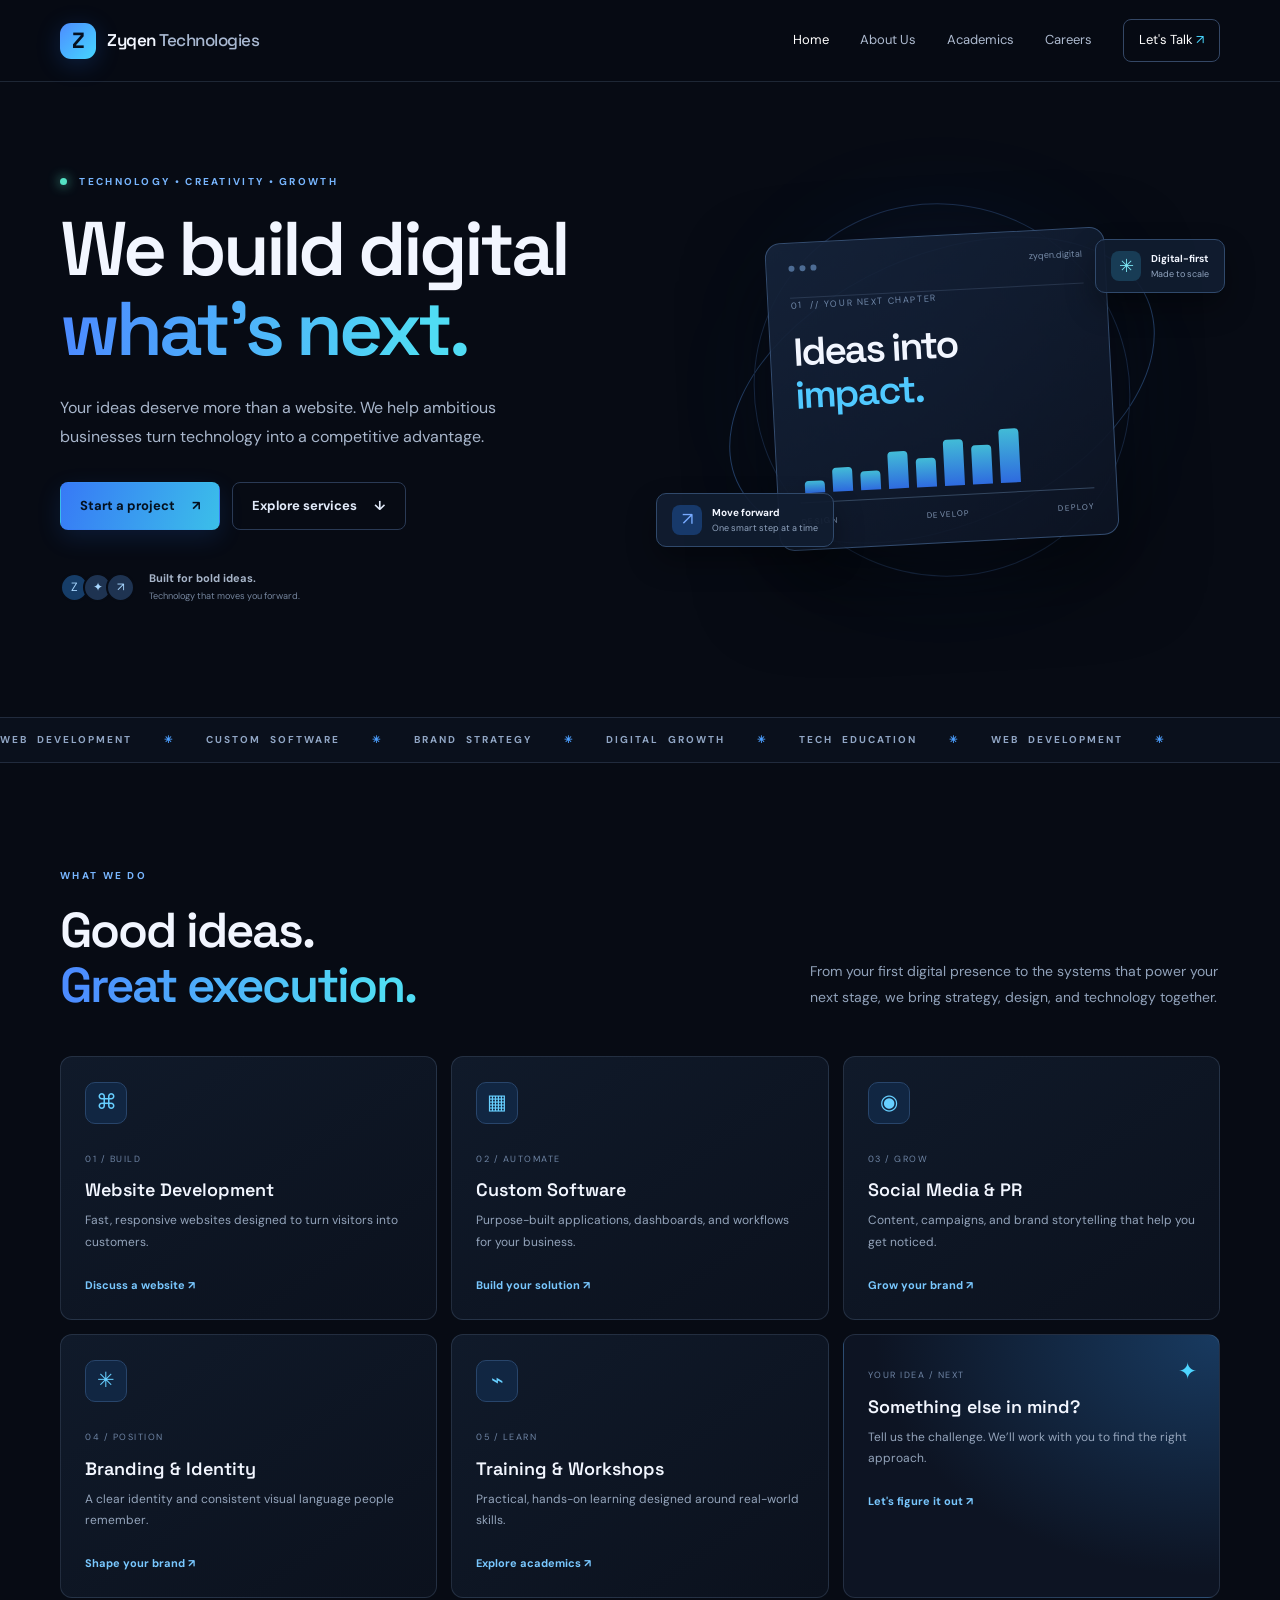
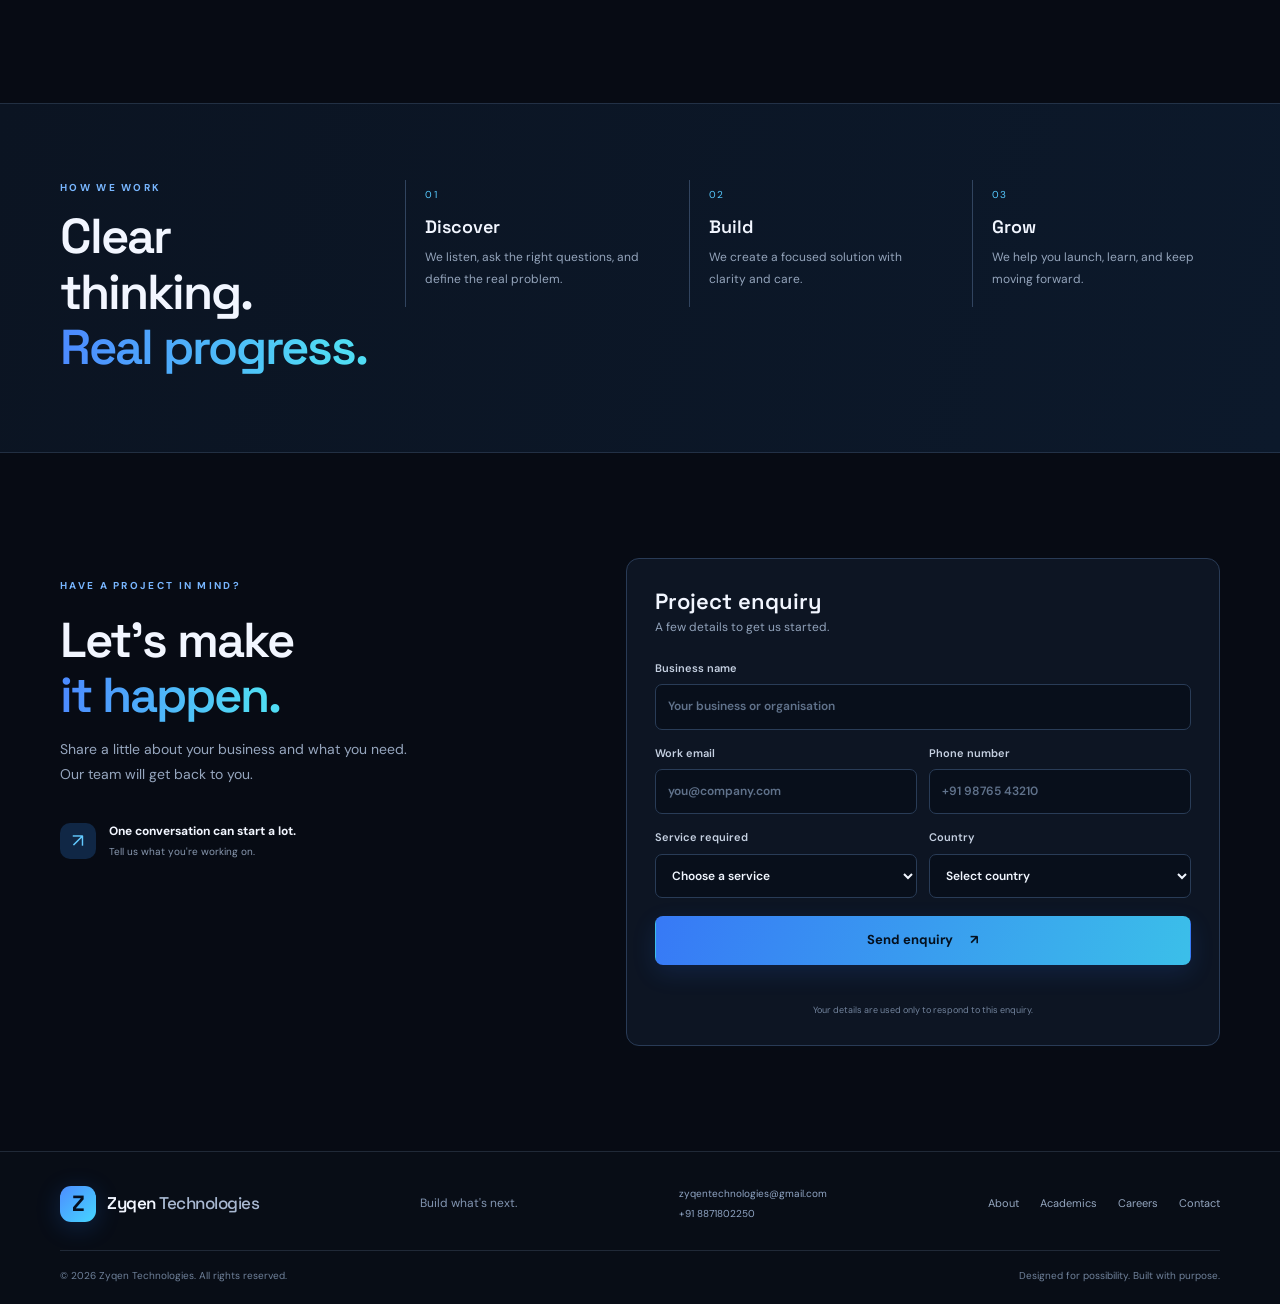
<file: index.html>
<!doctype html>
<html lang="en">
<head><meta charset="utf-8"><meta name="viewport" content="width=device-width,initial-scale=1"><meta name="description" content="Zyqen Technologies helps businesses grow with web development, custom software, branding, social media, and practical tech training."><title>Zyqen Technologies | Build What's Next</title><link rel="stylesheet" href="assets/css/style.css"></head>
<body>
<header class="site-header"><a class="brand" href="index.html"><span class="brand-mark">Z</span><span>Zyqen <b>Technologies</b></span></a><button class="menu-toggle" aria-label="Toggle navigation">☰</button><nav class="nav"><a class="active" href="index.html">Home</a><a href="about.html">About Us</a><a href="academics.html">Academics</a><a href="careers.html">Careers</a><a class="nav-cta" href="#contact">Let's Talk <span>↗</span></a></nav></header>
<main>
<section class="hero wrap"><div class="hero-copy"><p class="eyebrow"><span class="pulse"></span> TECHNOLOGY • CREATIVITY • GROWTH</p><h1>We build digital<br><span class="gradient-text">what's next.</span></h1><p class="lead">Your ideas deserve more than a website. We help ambitious businesses turn technology into a competitive advantage.</p><div class="hero-actions"><a class="btn btn-primary" href="#contact">Start a project <span>↗</span></a><a class="btn btn-ghost" href="#services">Explore services <span>↓</span></a></div><div class="trust-row"><div class="avatar-stack"><span>Z</span><span>✦</span><span>↗</span></div><p><b>Built for bold ideas.</b><br><small>Technology that moves you forward.</small></p></div></div><div class="hero-art"><div class="orbit orbit-one"></div><div class="orbit orbit-two"></div><div class="glass-card card-main"><div class="window-dots"><i></i><i></i><i></i><span>zyqen.digital</span></div><div class="code-line muted">01&nbsp; // YOUR NEXT CHAPTER</div><div class="code-title">Ideas into<br><span>impact.</span></div><div class="mini-bars"><i></i><i></i><i></i><i></i><i></i><i></i><i></i><i></i></div><div class="code-footer"><span>DESIGN</span><span>DEVELOP</span><span>DEPLOY</span></div></div><div class="float-chip chip-top"><span class="chip-icon">✳</span><span><b>Digital-first</b><small>Made to scale</small></span></div><div class="float-chip chip-bottom"><span class="chip-icon blue">↗</span><span><b>Move forward</b><small>One smart step at a time</small></span></div></div></section>
<section class="ticker"><div>WEB DEVELOPMENT <span>✳</span> CUSTOM SOFTWARE <span>✳</span> BRAND STRATEGY <span>✳</span> DIGITAL GROWTH <span>✳</span> TECH EDUCATION <span>✳</span> WEB DEVELOPMENT <span>✳</span></div></section>
<section class="section wrap" id="services"><div class="section-head"><div><p class="eyebrow">WHAT WE DO</p><h2>Good ideas.<br><span class="gradient-text">Great execution.</span></h2></div><p class="section-intro">From your first digital presence to the systems that power your next stage, we bring strategy, design, and technology together.</p></div><div class="service-grid">
<article class="service-card"><div class="service-icon">⌘</div><span class="service-no">01 / BUILD</span><h3>Website Development</h3><p>Fast, responsive websites designed to turn visitors into customers.</p><a href="#contact" class="text-link" data-service="Website Development">Discuss a website ↗</a></article>
<article class="service-card"><div class="service-icon">▦</div><span class="service-no">02 / AUTOMATE</span><h3>Custom Software</h3><p>Purpose-built applications, dashboards, and workflows for your business.</p><a href="#contact" class="text-link" data-service="Custom Software">Build your solution ↗</a></article>
<article class="service-card"><div class="service-icon">◉</div><span class="service-no">03 / GROW</span><h3>Social Media & PR</h3><p>Content, campaigns, and brand storytelling that help you get noticed.</p><a href="#contact" class="text-link" data-service="Social Media & PR">Grow your brand ↗</a></article>
<article class="service-card"><div class="service-icon">✳</div><span class="service-no">04 / POSITION</span><h3>Branding & Identity</h3><p>A clear identity and consistent visual language people remember.</p><a href="#contact" class="text-link" data-service="Branding & Identity">Shape your brand ↗</a></article>
<article class="service-card"><div class="service-icon">⌁</div><span class="service-no">05 / LEARN</span><h3>Training & Workshops</h3><p>Practical, hands-on learning designed around real-world skills.</p><a href="academics.html" class="text-link">Explore academics ↗</a></article>
<article class="service-card service-card-feature"><div class="feature-spark">✦</div><span class="service-no">YOUR IDEA / NEXT</span><h3>Something else in mind?</h3><p>Tell us the challenge. We’ll work with you to find the right approach.</p><a href="#contact" class="text-link">Let's figure it out ↗</a></article>
</div></section>
<section class="process-band"><div class="wrap process-inner"><div><p class="eyebrow">HOW WE WORK</p><h2>Clear thinking.<br><span class="gradient-text">Real progress.</span></h2></div><div class="process-step"><span>01</span><h3>Discover</h3><p>We listen, ask the right questions, and define the real problem.</p></div><div class="process-step"><span>02</span><h3>Build</h3><p>We create a focused solution with clarity and care.</p></div><div class="process-step"><span>03</span><h3>Grow</h3><p>We help you launch, learn, and keep moving forward.</p></div></div></section>
<section class="section wrap contact-section" id="contact"><div class="contact-copy"><p class="eyebrow">HAVE A PROJECT IN MIND?</p><h2>Let's make<br><span class="gradient-text">it happen.</span></h2><p>Share a little about your business and what you need. Our team will get back to you.</p><div class="contact-note"><span>↗</span><div><b>One conversation can start a lot.</b><small>Tell us what you're working on.</small></div></div></div><form class="form-card" id="serviceForm" data-form-type="service"><h3>Project enquiry</h3><p class="form-subtitle">A few details to get us started.</p><label>Business name<input name="businessName" required placeholder="Your business or organisation"></label><div class="form-row"><label>Work email<input name="email" type="email" required placeholder="you@company.com"></label><label>Phone number<input name="phone" type="tel" required placeholder="+91 98765 43210"></label></div><div class="form-row"><label>Service required<select name="service" required><option value="">Choose a service</option><option>Website Development</option><option>Custom Software</option><option>Social Media & PR</option><option>Branding & Identity</option><option>Training & Workshops</option><option>Other / Not sure yet</option></select></label><label>Country<select name="country" id="countrySelect" required><option value="">Select country</option></select></label></div><button class="btn btn-primary btn-full" type="submit">Send enquiry <span>↗</span></button><p class="form-status" aria-live="polite"></p><small class="privacy-note">Your details are used only to respond to this enquiry.</small></form></section>
</main><footer class="footer"><div class="wrap footer-top"><a class="brand" href="index.html"><span class="brand-mark">Z</span><span>Zyqen <b>Technologies</b></span></a><p>Build what's next.</p><div class="footer-contact"><a href="mailto:zyqentechnologies@gmail.com">zyqentechnologies@gmail.com</a><a href="tel:+918871802250">+91 8871802250</a></div><div class="footer-links"><a href="about.html">About</a><a href="academics.html">Academics</a><a href="careers.html">Careers</a><a href="#contact">Contact</a></div></div><div class="wrap footer-bottom"><span>© <span id="year"></span> Zyqen Technologies. All rights reserved.</span><span>Designed for possibility. Built with purpose.</span></div></footer>
<script src="assets/js/config.js"></script><script src="assets/js/main.js"></script></body></html>
</file>
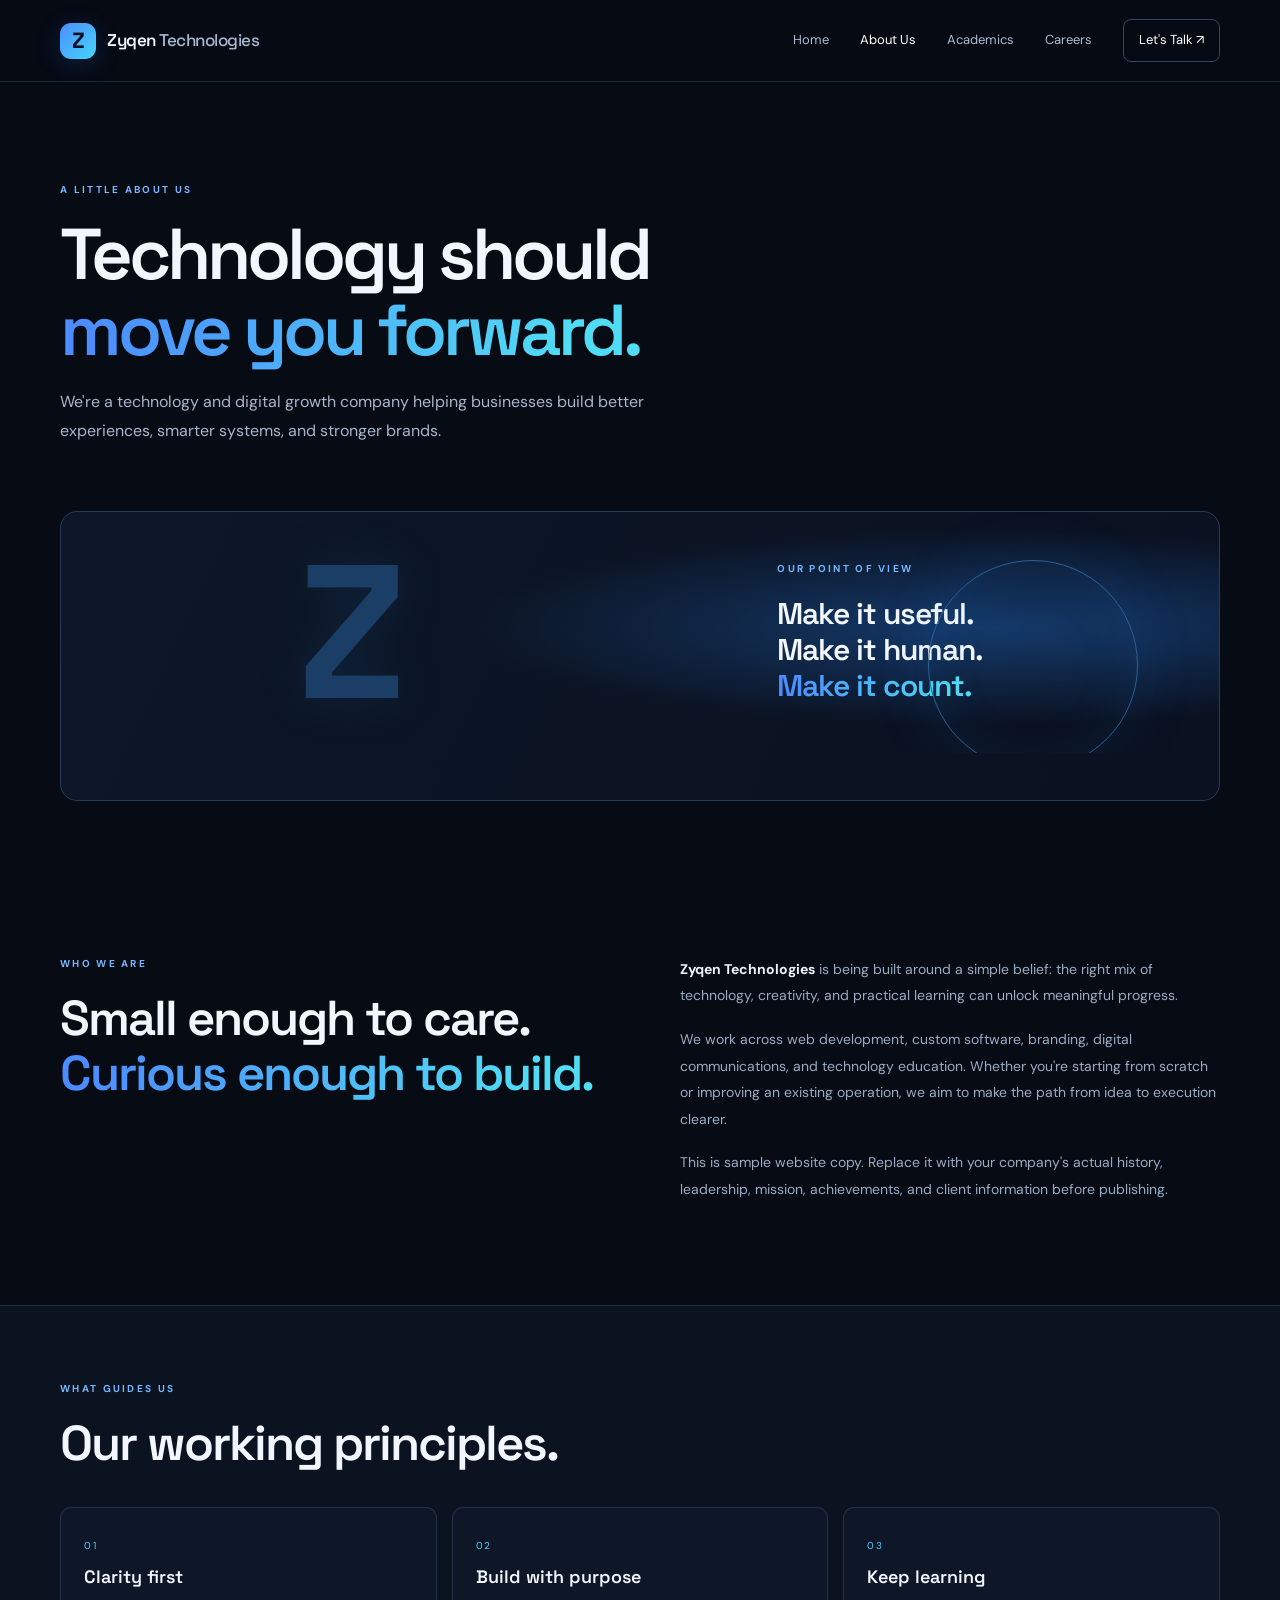
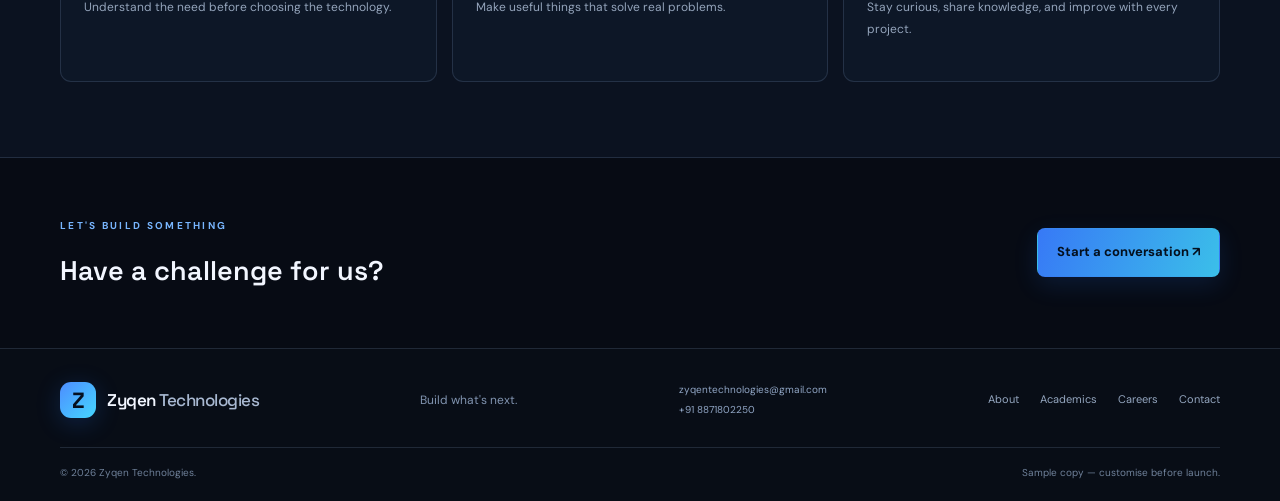
<file: about.html>
<!doctype html><html lang="en"><head><meta charset="utf-8"><meta name="viewport" content="width=device-width,initial-scale=1"><title>About Us | Zyqen Technologies</title><link rel="stylesheet" href="assets/css/style.css"></head><body><header class="site-header"><a class="brand" href="index.html"><span class="brand-mark">Z</span><span>Zyqen <b>Technologies</b></span></a><button class="menu-toggle" aria-label="Toggle navigation">☰</button><nav class="nav"><a href="index.html">Home</a><a class="active" href="about.html">About Us</a><a href="academics.html">Academics</a><a href="careers.html">Careers</a><a class="nav-cta" href="index.html#contact">Let's Talk ↗</a></nav></header><main><section class="inner-hero wrap"><p class="eyebrow">A LITTLE ABOUT US</p><h1>Technology should<br><span class="gradient-text">move you forward.</span></h1><p class="lead">We're a technology and digital growth company helping businesses build better experiences, smarter systems, and stronger brands.</p><div class="about-visual"><div class="about-visual-inner"><span class="huge-z">Z</span><div><p class="eyebrow">OUR POINT OF VIEW</p><h2>Make it useful.<br>Make it human.<br><span class="gradient-text">Make it count.</span></h2></div><div class="visual-orb"></div></div></div></section><section class="section wrap about-content"><div><p class="eyebrow">WHO WE ARE</p><h2>Small enough to care.<br><span class="gradient-text">Curious enough to build.</span></h2></div><div class="prose"><p><b>Zyqen Technologies</b> is being built around a simple belief: the right mix of technology, creativity, and practical learning can unlock meaningful progress.</p><p>We work across web development, custom software, branding, digital communications, and technology education. Whether you're starting from scratch or improving an existing operation, we aim to make the path from idea to execution clearer.</p><p>This is sample website copy. Replace it with your company's actual history, leadership, mission, achievements, and client information before publishing.</p></div></section><section class="values-section"><div class="wrap"><p class="eyebrow">WHAT GUIDES US</p><h2>Our working principles.</h2><div class="values-grid"><article><span>01</span><h3>Clarity first</h3><p>Understand the need before choosing the technology.</p></article><article><span>02</span><h3>Build with purpose</h3><p>Make useful things that solve real problems.</p></article><article><span>03</span><h3>Keep learning</h3><p>Stay curious, share knowledge, and improve with every project.</p></article></div></div></section><section class="cta-strip wrap"><div><p class="eyebrow">LET'S BUILD SOMETHING</p><h2>Have a challenge for us?</h2></div><a class="btn btn-primary" href="index.html#contact">Start a conversation ↗</a></section></main><footer class="footer"><div class="wrap footer-top"><a class="brand" href="index.html"><span class="brand-mark">Z</span><span>Zyqen <b>Technologies</b></span></a><p>Build what's next.</p><div class="footer-contact"><a href="mailto:zyqentechnologies@gmail.com">zyqentechnologies@gmail.com</a><a href="tel:+918871802250">+91 8871802250</a></div><div class="footer-links"><a href="about.html">About</a><a href="academics.html">Academics</a><a href="careers.html">Careers</a><a href="index.html#contact">Contact</a></div></div><div class="wrap footer-bottom"><span>© <span id="year"></span> Zyqen Technologies.</span><span>Sample copy — customise before launch.</span></div></footer><script src="assets/js/config.js"></script><script src="assets/js/main.js"></script></body></html>
</file>
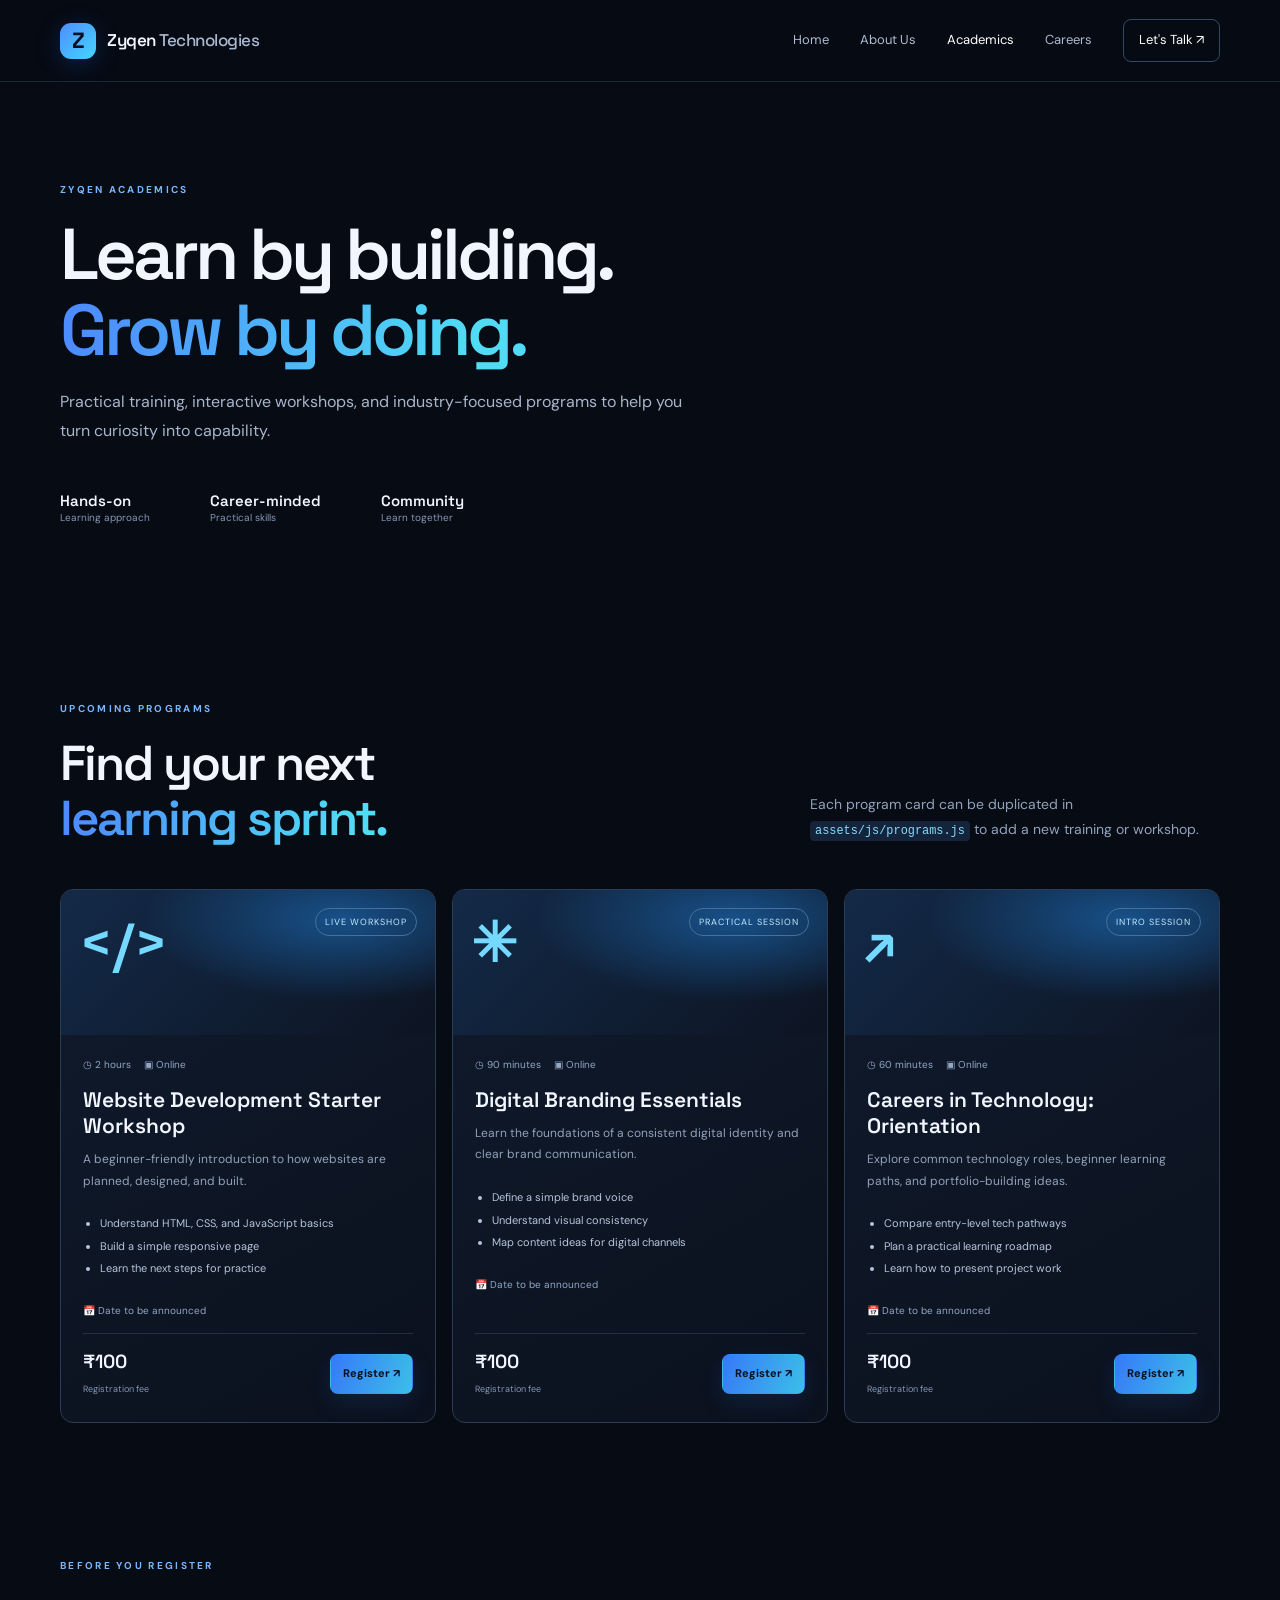
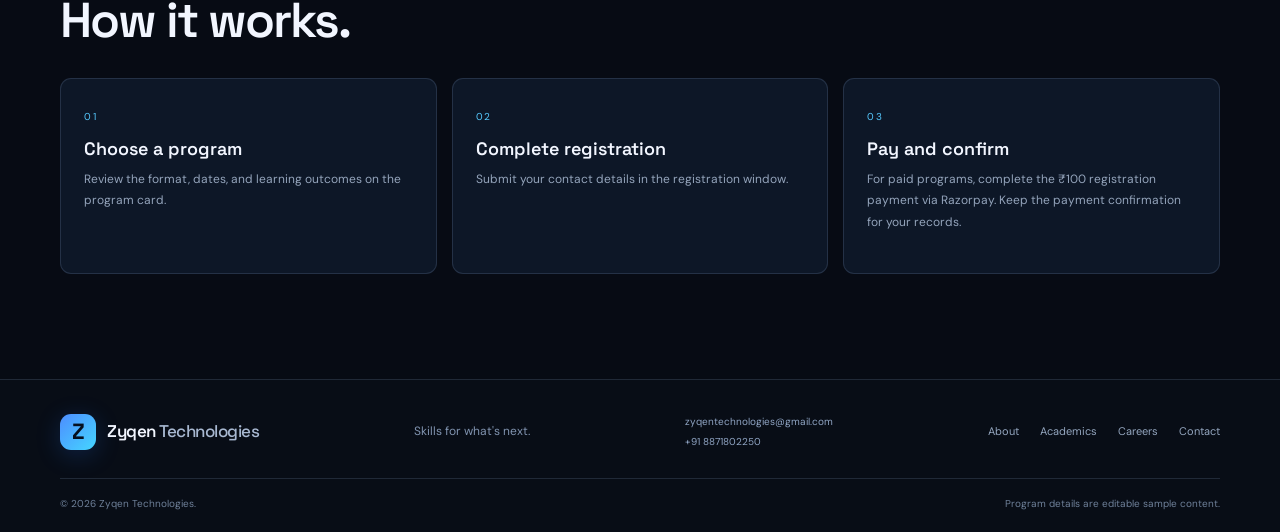
<file: academics.html>
<!doctype html><html lang="en"><head><meta charset="utf-8"><meta name="viewport" content="width=device-width,initial-scale=1"><title>Academics & Workshops | Zyqen Technologies</title><link rel="stylesheet" href="assets/css/style.css"></head><body><header class="site-header"><a class="brand" href="index.html"><span class="brand-mark">Z</span><span>Zyqen <b>Technologies</b></span></a><button class="menu-toggle" aria-label="Toggle navigation">☰</button><nav class="nav"><a href="index.html">Home</a><a href="about.html">About Us</a><a class="active" href="academics.html">Academics</a><a href="careers.html">Careers</a><a class="nav-cta" href="index.html#contact">Let's Talk ↗</a></nav></header><main><section class="inner-hero academics-hero wrap"><p class="eyebrow">ZYQEN ACADEMICS</p><h1>Learn by building.<br><span class="gradient-text">Grow by doing.</span></h1><p class="lead">Practical training, interactive workshops, and industry-focused programs to help you turn curiosity into capability.</p><div class="academic-stats"><div><b>Hands-on</b><span>Learning approach</span></div><div><b>Career-minded</b><span>Practical skills</span></div><div><b>Community</b><span>Learn together</span></div></div></section><section class="section wrap"><div class="section-head"><div><p class="eyebrow">UPCOMING PROGRAMS</p><h2>Find your next<br><span class="gradient-text">learning sprint.</span></h2></div><p class="section-intro">Each program card can be duplicated in <code>assets/js/programs.js</code> to add a new training or workshop.</p></div><div class="program-grid" id="programGrid"></div></section><section class="section wrap faq-section"><p class="eyebrow">BEFORE YOU REGISTER</p><h2>How it works.</h2><div class="faq-grid"><article><span>01</span><h3>Choose a program</h3><p>Review the format, dates, and learning outcomes on the program card.</p></article><article><span>02</span><h3>Complete registration</h3><p>Submit your contact details in the registration window.</p></article><article><span>03</span><h3>Pay and confirm</h3><p>For paid programs, complete the ₹100 registration payment via Razorpay. Keep the payment confirmation for your records.</p></article></div></section></main><footer class="footer"><div class="wrap footer-top"><a class="brand" href="index.html"><span class="brand-mark">Z</span><span>Zyqen <b>Technologies</b></span></a><p>Skills for what's next.</p><div class="footer-contact"><a href="mailto:zyqentechnologies@gmail.com">zyqentechnologies@gmail.com</a><a href="tel:+918871802250">+91 8871802250</a></div><div class="footer-links"><a href="about.html">About</a><a href="academics.html">Academics</a><a href="careers.html">Careers</a><a href="index.html#contact">Contact</a></div></div><div class="wrap footer-bottom"><span>© <span id="year"></span> Zyqen Technologies.</span><span>Program details are editable sample content.</span></div></footer><div class="modal-backdrop" id="registrationModal" aria-hidden="true"><section class="modal" role="dialog" aria-modal="true" aria-labelledby="modalTitle"><button class="modal-close" type="button" aria-label="Close">×</button><p class="eyebrow">PROGRAM REGISTRATION</p><h2 id="modalTitle">Register for a program</h2><p id="modalProgramSummary" class="form-subtitle"></p><form id="academicForm" data-form-type="academic"><input type="hidden" name="programId"><input type="hidden" name="programTitle"><label>Full name<input name="fullName" required placeholder="Your full name"></label><div class="form-row"><label>Email address<input name="email" type="email" required placeholder="you@example.com"></label><label>Phone number<input name="phone" type="tel" required placeholder="+91 98765 43210"></label></div><label>Country<select name="country" class="country-select" required><option value="">Select country</option></select></label><label>Why do you want to join? <span class="optional">(optional)</span><textarea name="message" rows="3" placeholder="Tell us what you hope to learn"></textarea></label><div class="payment-line"><span>Registration fee</span><b>₹100 INR</b></div><button class="btn btn-primary btn-full" type="submit">Continue to payment <span>↗</span></button><p class="form-status" aria-live="polite"></p><small class="privacy-note">Registration is confirmed after successful payment. Payment is securely handled by Razorpay.</small></form></section></div><script src="https://checkout.razorpay.com/v1/checkout.js"></script><script src="assets/js/config.js"></script><script src="assets/js/programs.js"></script><script src="assets/js/main.js"></script></body></html>
</file>
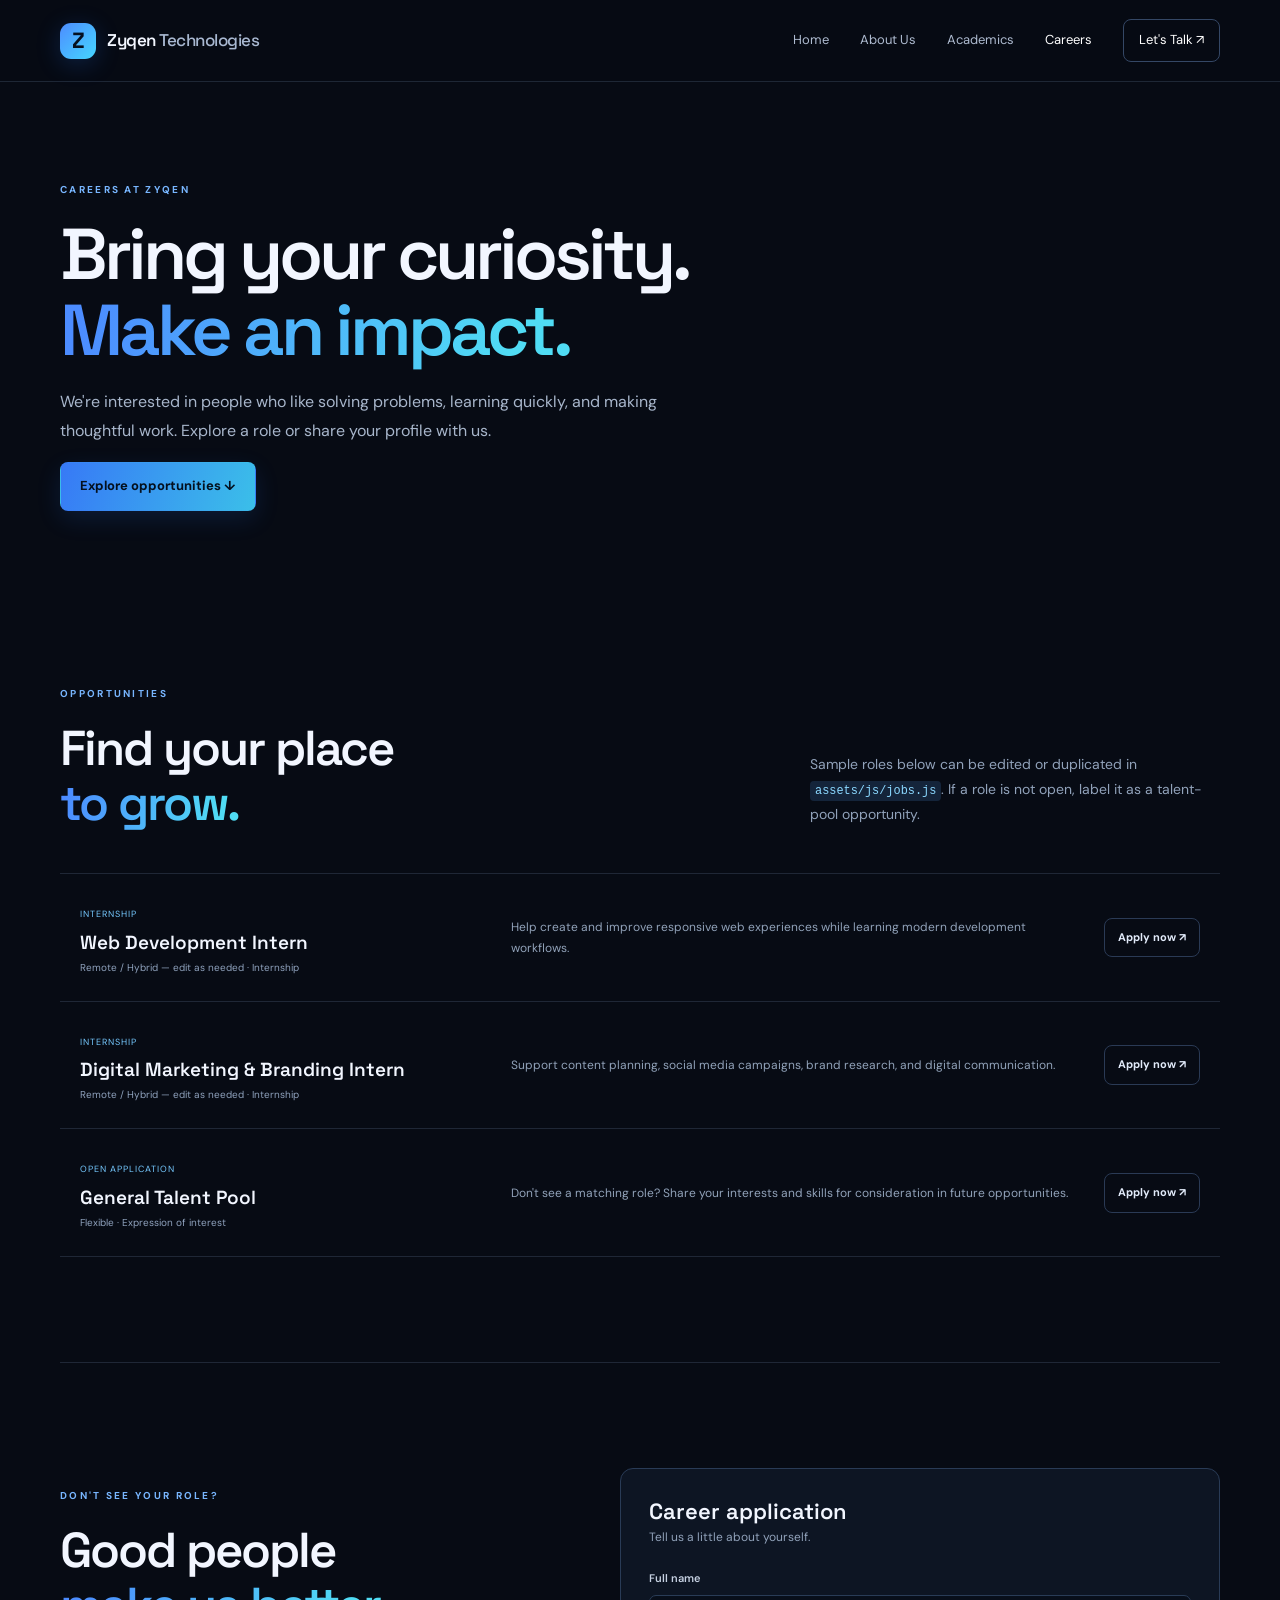
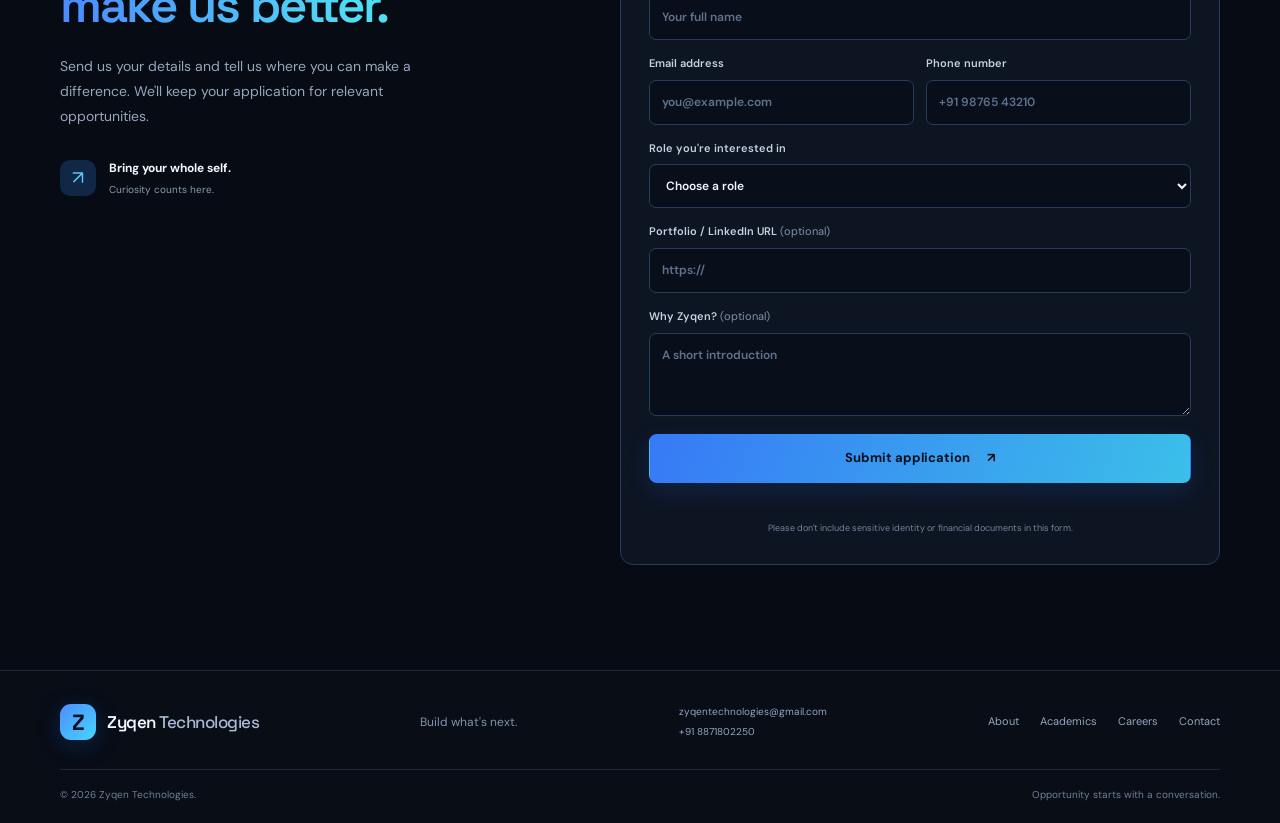
<file: careers.html>
<!doctype html><html lang="en"><head><meta charset="utf-8"><meta name="viewport" content="width=device-width,initial-scale=1"><title>Careers | Zyqen Technologies</title><link rel="stylesheet" href="assets/css/style.css"></head><body><header class="site-header"><a class="brand" href="index.html"><span class="brand-mark">Z</span><span>Zyqen <b>Technologies</b></span></a><button class="menu-toggle" aria-label="Toggle navigation">☰</button><nav class="nav"><a href="index.html">Home</a><a href="about.html">About Us</a><a href="academics.html">Academics</a><a class="active" href="careers.html">Careers</a><a class="nav-cta" href="index.html#contact">Let's Talk ↗</a></nav></header><main><section class="inner-hero careers-hero wrap"><p class="eyebrow">CAREERS AT ZYQEN</p><h1>Bring your curiosity.<br><span class="gradient-text">Make an impact.</span></h1><p class="lead">We're interested in people who like solving problems, learning quickly, and making thoughtful work. Explore a role or share your profile with us.</p><a class="btn btn-primary" href="#openings">Explore opportunities ↓</a></section><section class="section wrap" id="openings"><div class="section-head"><div><p class="eyebrow">OPPORTUNITIES</p><h2>Find your place<br><span class="gradient-text">to grow.</span></h2></div><p class="section-intro">Sample roles below can be edited or duplicated in <code>assets/js/jobs.js</code>. If a role is not open, label it as a talent-pool opportunity.</p></div><div class="jobs-list" id="jobsList"></div></section><section class="section wrap career-form-section"><div class="career-form-copy"><p class="eyebrow">DON'T SEE YOUR ROLE?</p><h2>Good people<br><span class="gradient-text">make us better.</span></h2><p>Send us your details and tell us where you can make a difference. We'll keep your application for relevant opportunities.</p><div class="contact-note"><span>↗</span><div><b>Bring your whole self.</b><small>Curiosity counts here.</small></div></div></div><form class="form-card" id="careerForm" data-form-type="career"><h3>Career application</h3><p class="form-subtitle">Tell us a little about yourself.</p><label>Full name<input name="fullName" required placeholder="Your full name"></label><div class="form-row"><label>Email address<input name="email" type="email" required placeholder="you@example.com"></label><label>Phone number<input name="phone" type="tel" required placeholder="+91 98765 43210"></label></div><label>Role you're interested in<select name="role" required id="careerRole"><option value="">Choose a role</option></select></label><label>Portfolio / LinkedIn URL <span class="optional">(optional)</span><input name="portfolio" type="url" placeholder="https://"></label><label>Why Zyqen? <span class="optional">(optional)</span><textarea name="message" rows="3" placeholder="A short introduction"></textarea></label><button class="btn btn-primary btn-full" type="submit">Submit application <span>↗</span></button><p class="form-status" aria-live="polite"></p><small class="privacy-note">Please don't include sensitive identity or financial documents in this form.</small></form></section></main><footer class="footer"><div class="wrap footer-top"><a class="brand" href="index.html"><span class="brand-mark">Z</span><span>Zyqen <b>Technologies</b></span></a><p>Build what's next.</p><div class="footer-contact"><a href="mailto:zyqentechnologies@gmail.com">zyqentechnologies@gmail.com</a><a href="tel:+918871802250">+91 8871802250</a></div><div class="footer-links"><a href="about.html">About</a><a href="academics.html">Academics</a><a href="careers.html">Careers</a><a href="index.html#contact">Contact</a></div></div><div class="wrap footer-bottom"><span>© <span id="year"></span> Zyqen Technologies.</span><span>Opportunity starts with a conversation.</span></div></footer><script src="assets/js/config.js"></script><script src="assets/js/jobs.js"></script><script src="assets/js/main.js"></script></body></html>
</file>
<file: assets/css/style.css>
@import url('https://fonts.googleapis.com/css2?family=DM+Sans:wght@400;500;600;700&family=Space+Grotesk:wght@400;500;600;700&display=swap');
:root{--bg:#070b14;--panel:#0d1423;--panel2:#101a2d;--blue:#3c82ff;--cyan:#47d7ff;--text:#f2f6ff;--muted:#9aa9c1;--line:rgba(154,183,230,.16);--font:'DM Sans',sans-serif;--display:'Space Grotesk',sans-serif}*{box-sizing:border-box}html{scroll-behavior:smooth;scroll-padding-top:90px}body{margin:0;background:var(--bg);color:var(--text);font-family:var(--font);line-height:1.6}a{color:inherit;text-decoration:none}button,input,select,textarea{font:inherit}.wrap{width:min(1160px,calc(100% - 48px));margin-inline:auto}.site-header{height:82px;padding:0 max(24px,calc((100vw - 1160px)/2));display:flex;align-items:center;justify-content:space-between;border-bottom:1px solid var(--line);position:sticky;top:0;background:rgba(7,11,20,.88);backdrop-filter:blur(18px);z-index:20}.brand{display:flex;align-items:center;gap:11px;font-family:var(--display);font-weight:600;font-size:17px;letter-spacing:-.5px}.brand b{color:#a8b8d1;font-weight:500}.brand-mark{display:grid;place-items:center;width:36px;height:36px;border-radius:11px;background:linear-gradient(135deg,#4d8dff,#45d6ff);color:#061020;font-weight:700;font-size:22px;box-shadow:0 5px 24px #2877ff35}.nav{display:flex;align-items:center;gap:31px;font-size:13px;color:#aebbd0}.nav a:hover,.nav a.active{color:#fff}.nav-cta{padding:10px 15px;border:1px solid #344765;border-radius:8px;color:#fff!important}.nav-cta span{color:var(--cyan)}.menu-toggle{display:none;background:none;border:0;color:#fff;font-size:24px}.hero{min-height:635px;display:grid;grid-template-columns:1fr 1fr;align-items:center;gap:48px;padding-top:50px;padding-bottom:70px}.eyebrow{font-size:10px;letter-spacing:2.3px;font-weight:700;color:#78b6ff;margin:0 0 19px}.pulse{display:inline-block;width:7px;height:7px;border-radius:50%;background:#54e2c4;box-shadow:0 0 12px #54e2c4;margin-right:8px}.hero h1,.inner-hero h1{font:600 clamp(48px,6.2vw,76px)/1.05 var(--display);letter-spacing:-4px;margin:0 0 25px}.gradient-text{background:linear-gradient(100deg,#4c8cff 5%,#50dcf4 88%);color:transparent;background-clip:text;-webkit-background-clip:text}.lead{font-size:16px;line-height:1.8;color:#a8b6cb;max-width:510px}.hero-actions{display:flex;gap:12px;margin-top:30px}.btn{display:inline-flex;align-items:center;justify-content:center;gap:17px;padding:13px 19px;border:1px solid transparent;border-radius:8px;font-size:13px;font-weight:700;cursor:pointer;transition:transform .2s,filter .2s}.btn:hover{transform:translateY(-2px);filter:brightness(1.12)}.btn-primary{background:linear-gradient(110deg,#3779f6,#3bbfe9);color:#04101e;box-shadow:0 8px 25px #2879ff24}.btn-ghost{border-color:#2a3a55;color:#e2ebfa}.trust-row{display:flex;align-items:center;gap:14px;margin-top:40px}.avatar-stack{display:flex}.avatar-stack span{display:grid;place-items:center;width:29px;height:29px;border:2px solid var(--bg);border-radius:50%;margin-left:-6px;background:#1e3351;color:#a8d7ff;font-size:12px}.avatar-stack span:first-child{margin-left:0;background:#163d68}.trust-row p{margin:0;font-size:11px;line-height:1.55;color:#a7b5c9}.trust-row small{color:#75859d}.hero-art{height:425px;position:relative;display:grid;place-items:center}.orbit{position:absolute;border:1px solid #25416a;border-radius:50%;transform:rotate(-24deg)}.orbit-one{width:450px;height:270px}.orbit-two{width:380px;height:370px;transform:rotate(35deg);border-color:#1b2e4d}.hero-art:before{content:"";position:absolute;width:260px;height:260px;border-radius:50%;background:#156cff2a;filter:blur(65px)}.glass-card{position:relative;width:min(340px,80%);padding:18px 22px 22px;background:linear-gradient(145deg,#15233aeb,#0c1322f2);border:1px solid #344d70;border-radius:15px;box-shadow:0 35px 80px #0008;transform:rotate(-3deg)}.window-dots{display:flex;align-items:center;gap:5px;padding-bottom:22px;border-bottom:1px solid var(--line)}.window-dots i{width:6px;height:6px;border-radius:50%;background:#4d6c94}.window-dots span{margin-left:auto;color:#778ca9;font-size:9px}.code-line{font-size:9px;letter-spacing:1.6px}.muted{color:#7088a9}.code-title{font:600 39px/1.1 var(--display);letter-spacing:-2px;margin:18px 0 22px}.code-title span{color:#50c9ff}.mini-bars{height:64px;display:flex;align-items:end;gap:8px;border-bottom:1px solid #344760;padding:0 5px 9px}.mini-bars i{display:block;width:20px;border-radius:4px 4px 0 0;background:linear-gradient(#4bd8f5,#3479ff);opacity:.85}.mini-bars i:nth-child(1){height:22%}.mini-bars i:nth-child(2){height:44%}.mini-bars i:nth-child(3){height:35%}.mini-bars i:nth-child(4){height:67%}.mini-bars i:nth-child(5){height:52%}.mini-bars i:nth-child(6){height:84%}.mini-bars i:nth-child(7){height:72%}.mini-bars i:nth-child(8){height:100%}.code-footer{display:flex;justify-content:space-between;color:#8297b4;font-size:8px;letter-spacing:1.4px;margin-top:12px}.float-chip{position:absolute;display:flex;align-items:center;gap:10px;padding:11px 15px;border:1px solid #30496b;background:#111d30eb;border-radius:10px;box-shadow:0 14px 30px #0005}.chip-top{top:62px;right:-5px}.chip-bottom{bottom:55px;left:-8px}.chip-icon{width:30px;height:30px;display:grid;place-items:center;border-radius:8px;background:#183c55;color:#7ce7f5;font-size:18px}.chip-icon.blue{background:#17396a;color:#77aaff}.float-chip b,.float-chip small{display:block}.float-chip b{font-size:10px}.float-chip small{font-size:9px;color:#91a4bf}.ticker{overflow:hidden;border-block:1px solid var(--line);background:#0a101c;padding:14px 0;white-space:nowrap}.ticker div{font-size:10px;font-weight:700;letter-spacing:2px;color:#91a6c5;word-spacing:5px;min-width:max-content;animation:marquee 28s linear infinite}.ticker span{color:#4c9fff;margin:0 23px}@keyframes marquee{to{transform:translateX(-20%)}}.section{padding-top:105px;padding-bottom:105px}.section-head{display:flex;align-items:end;justify-content:space-between;gap:40px;margin-bottom:42px}.section h2,.process-band h2,.contact-copy h2,.about-content h2,.values-section h2,.faq-section h2,.career-form-copy h2{font:600 clamp(34px,4.3vw,49px)/1.13 var(--display);letter-spacing:-2px;margin:0}.section-intro{max-width:410px;color:#91a2ba;font-size:14px;line-height:1.8;margin:0 0 4px}.service-grid{display:grid;grid-template-columns:repeat(3,1fr);gap:14px}.service-card{position:relative;padding:25px 24px 23px;background:linear-gradient(145deg,#101a2a,#0b111d);border:1px solid var(--line);border-radius:12px;min-height:240px;transition:border-color .2s,transform .2s}.service-card:hover{border-color:#3d76b7;transform:translateY(-3px)}.service-icon{width:42px;height:42px;display:grid;place-items:center;border:1px solid #28456b;background:#112642;border-radius:10px;color:#67cfff;font-size:21px;margin-bottom:20px}.service-no{font-size:9px;letter-spacing:1.5px;color:#6f85a5}.service-card h3,.process-step h3,.values-grid h3,.faq-grid h3{font:600 18px var(--display);margin:9px 0}.service-card p,.process-step p,.values-grid p,.faq-grid p{font-size:12px;line-height:1.8;color:#94a4bb;margin:0 0 17px}.text-link{font-size:11px;font-weight:700;color:#79c8ff}.service-card-feature{background:radial-gradient(ellipse at top right,#183a60,#0d1423 65%)}.feature-spark{position:absolute;right:22px;top:18px;font-size:23px;color:#4ed5ff}.process-band{border-block:1px solid var(--line);background:linear-gradient(105deg,#0b1422,#0c192b)}.process-inner{padding-top:76px;padding-bottom:76px;display:grid;grid-template-columns:1.25fr 1fr 1fr 1fr;gap:35px;align-items:start}.process-inner .eyebrow{margin-bottom:13px}.process-step{border-left:1px solid #31445f;padding-left:19px}.process-step>span,.values-grid>article>span,.faq-grid>article>span{font-size:10px;color:#56caff;letter-spacing:1.5px}.contact-section{display:grid;grid-template-columns:.8fr 1fr;gap:90px;align-items:start}.contact-copy{padding-top:20px}.contact-copy>p:not(.eyebrow),.career-form-copy>p:not(.eyebrow){color:#96a6be;font-size:14px;line-height:1.8;max-width:360px}.contact-note{display:flex;gap:13px;align-items:center;margin-top:34px}.contact-note>span{display:grid;place-items:center;width:36px;height:36px;border-radius:10px;background:#102745;color:#62caff;font-size:19px}.contact-note b,.contact-note small{display:block}.contact-note b{font-size:12px}.contact-note small{font-size:10px;color:#8a9ab1;margin-top:3px}.form-card{background:#0d1523;border:1px solid #293b56;border-radius:13px;padding:28px}.form-card h3{font:600 22px var(--display);margin:0 0 3px}.form-subtitle{font-size:12px;color:#91a2ba;margin:0 0 23px}.form-card label,.modal label{display:block;font-size:11px;font-weight:600;color:#c5d0e1;margin-bottom:15px}.form-card input,.form-card select,.form-card textarea,.modal input,.modal select,.modal textarea{display:block;width:100%;margin-top:7px;border:1px solid #293c57;background:#080f1b;color:#f1f6ff;border-radius:7px;padding:12px;font-size:12px;outline:none}.form-card input:focus,.form-card select:focus,.form-card textarea:focus,.modal input:focus,.modal select:focus,.modal textarea:focus{border-color:#4b9bff;box-shadow:0 0 0 3px #3779f622}.form-card input::placeholder,.form-card textarea::placeholder,.modal input::placeholder,.modal textarea::placeholder{color:#60728b}.form-row{display:grid;grid-template-columns:1fr 1fr;gap:12px}.btn-full{width:100%;margin-top:3px}.form-status{font-size:12px;min-height:15px;color:#72dfb5;margin:10px 0 0}.form-status.error{color:#ff9292}.privacy-note{display:block;text-align:center;font-size:9px;line-height:1.6;color:#72839c;margin-top:13px}.footer{border-top:1px solid var(--line);background:#080d16}.footer-top{display:flex;align-items:center;justify-content:space-between;gap:25px;padding-top:30px;padding-bottom:25px}.footer-top>p{font-size:12px;color:#8194b0}.footer-links{display:flex;gap:21px;font-size:11px;color:#94a6bf}.footer-links a:hover{color:#fff}.footer-bottom{display:flex;justify-content:space-between;border-top:1px solid var(--line);padding-top:17px;padding-bottom:20px;font-size:10px;color:#6f819a}.inner-hero{padding-top:100px;padding-bottom:70px}.inner-hero h1{font-size:clamp(48px,6.2vw,72px);margin-bottom:20px}.inner-hero .lead{max-width:650px}.about-visual{margin-top:65px;border:1px solid #263c5a;border-radius:17px;overflow:hidden;background:radial-gradient(ellipse at 80% 40%,#143a6b 0,transparent 40%),linear-gradient(115deg,#0d1727,#0a1120);min-height:290px}.about-visual-inner{display:flex;align-items:center;justify-content:space-around;padding:35px 50px;position:relative;overflow:hidden}.huge-z{font:700 190px/.9 var(--display);color:#1b3e67;text-shadow:0 0 50px #2469b530}.about-visual h2{font:600 30px/1.2 var(--display);letter-spacing:-1px;margin:0}.visual-orb{position:absolute;width:210px;height:210px;border-radius:50%;border:1px solid #2a6295;right:7%;top:20%;box-shadow:inset 0 0 55px #2a8fff15,0 0 70px #267cff18}.about-content{display:grid;grid-template-columns:1fr 1fr;gap:80px;padding-top:85px;padding-bottom:85px}.prose p{color:#9aabc2;font-size:14px;line-height:1.9;margin:0 0 17px}.prose b{color:#eaf3ff}.values-section{padding:75px 0;background:#0b1220;border-block:1px solid var(--line)}.values-section h2{margin-bottom:36px}.values-grid,.faq-grid{display:grid;grid-template-columns:repeat(3,1fr);gap:15px}.values-grid article,.faq-grid article{padding:23px;border:1px solid var(--line);border-radius:11px;background:#0d1727}.cta-strip{display:flex;justify-content:space-between;align-items:center;padding-top:60px;padding-bottom:60px}.cta-strip h2{font:600 27px var(--display);margin:0}.academic-stats{display:flex;gap:60px;margin-top:45px}.academic-stats div{display:flex;flex-direction:column}.academic-stats b{font:600 15px var(--display)}.academic-stats span{font-size:10px;color:#8598b4}.program-grid{display:grid;grid-template-columns:repeat(3,1fr);gap:16px}.program-card{border:1px solid #2a3c56;border-radius:13px;background:linear-gradient(150deg,#101b2d,#0b111d);overflow:hidden;display:flex;flex-direction:column}.program-art{height:145px;padding:18px;display:flex;justify-content:space-between;align-items:flex-start;background:radial-gradient(ellipse at 75% 20%,#1b6ab4aa,transparent 50%),linear-gradient(135deg,#132a48,#0d1422)}.program-art .program-symbol{font:600 55px var(--display);color:#75d9ff}.program-tag{font-size:9px;letter-spacing:1px;padding:6px 9px;border:1px solid #47709c;border-radius:20px;color:#c6e9ff}.program-body{padding:22px;display:flex;flex-direction:column;flex:1}.program-meta{display:flex;flex-wrap:wrap;gap:8px 13px;font-size:10px;color:#91a7c4;margin-bottom:14px}.program-body h3{font:600 21px/1.25 var(--display);margin:0 0 10px}.program-body p{font-size:12px;line-height:1.8;color:#91a2b9;margin:0 0 18px}.program-outcomes{font-size:11px;color:#b5c5db;padding-left:17px;margin:0 0 20px}.program-outcomes li{margin:5px 0}.program-bottom{margin-top:auto;padding-top:15px;border-top:1px solid var(--line);display:flex;align-items:center;justify-content:space-between;gap:10px}.program-price b{font:600 19px var(--display);display:block}.program-price small{font-size:9px;color:#8296b3}.program-bottom .btn{padding:10px 12px;font-size:11px}.faq-section{padding-top:30px}.faq-section h2{margin-bottom:30px}.modal-backdrop{position:fixed;inset:0;z-index:100;background:#020611d9;backdrop-filter:blur(8px);display:none;align-items:center;justify-content:center;padding:20px;overflow:auto}.modal-backdrop.open{display:flex}.modal{width:min(580px,100%);max-height:calc(100vh - 40px);overflow:auto;position:relative;padding:30px;background:#0d1523;border:1px solid #30435f;border-radius:14px;box-shadow:0 30px 90px #000b}.modal-close{position:absolute;right:18px;top:13px;background:transparent;border:0;color:#9aabc1;font-size:29px;cursor:pointer}.modal h2{font:600 29px var(--display);letter-spacing:-1px;margin:0 0 5px}.payment-line{display:flex;justify-content:space-between;align-items:center;padding:13px 0;border-block:1px solid var(--line);font-size:12px;margin:4px 0 17px}.payment-line b{font-size:18px;color:#79d9ff}.optional{font-weight:400;color:#7f91a9}.jobs-list{border-top:1px solid var(--line)}.job-item{display:grid;grid-template-columns:1fr 1.4fr auto;gap:25px;align-items:center;padding:25px 20px;border-bottom:1px solid var(--line)}.job-type{font-size:9px;letter-spacing:1px;color:#76c9ff}.job-item h3{font:600 19px var(--display);margin:5px 0}.job-meta{font-size:10px;color:#8fa2bd}.job-item p{font-size:12px;color:#91a2b9;line-height:1.7;margin:0}.job-item .btn{white-space:nowrap;padding:10px 13px;font-size:11px}.career-form-section{display:grid;grid-template-columns:.8fr 1fr;gap:80px;align-items:start;border-top:1px solid var(--line)}.career-form-copy{padding-top:20px}.career-form-copy h2{margin-bottom:20px}.career-form-copy .contact-note{margin-top:30px}code{font-size:.85em;color:#8bd8ff;background:#14243a;padding:3px 5px;border-radius:4px}
@media(max-width:850px){.nav{gap:17px}.hero{gap:15px}.hero-art{transform:scale(.9)}.process-inner{grid-template-columns:repeat(2,1fr)}.contact-section,.career-form-section{gap:35px}.program-grid{grid-template-columns:repeat(2,1fr)}.job-item{grid-template-columns:1fr auto}.job-item>p{grid-column:1/-1;grid-row:2}.job-item .btn{grid-column:2;grid-row:1}}
@media(max-width:650px){.wrap{width:calc(100% - 34px)}.site-header{height:70px;padding-inline:17px}.menu-toggle{display:block}.nav{display:none;position:absolute;top:69px;left:0;right:0;padding:20px 24px 25px;background:#080e19;border-bottom:1px solid var(--line);flex-direction:column;align-items:stretch;gap:18px}.nav.open{display:flex}.nav-cta{text-align:center}.hero{grid-template-columns:1fr;padding-top:65px;padding-bottom:45px;gap:15px}.hero h1,.inner-hero h1{font-size:51px;letter-spacing:-2.7px}.lead{font-size:14px}.hero-art{height:350px;transform:none;margin-top:5px}.orbit-one{width:330px;height:220px}.orbit-two{width:290px;height:300px}.glass-card{width:285px}.chip-top{right:0;top:35px}.chip-bottom{left:0;bottom:28px}.section{padding-top:70px;padding-bottom:70px}.section-head{display:block}.section-intro{margin-top:20px}.service-grid,.program-grid,.values-grid,.faq-grid{grid-template-columns:1fr}.service-card{min-height:210px}.process-inner{grid-template-columns:1fr;gap:25px;padding-top:55px;padding-bottom:55px}.process-step{padding-bottom:8px}.contact-section,.career-form-section,.about-content{grid-template-columns:1fr;gap:30px}.contact-copy{padding-top:0}.form-card{padding:22px 17px}.form-row{grid-template-columns:1fr;gap:0}.footer-top{flex-wrap:wrap}.footer-top>p{display:none}.footer-links{width:100%;justify-content:space-between;gap:8px}.footer-bottom{gap:15px;flex-direction:column}.inner-hero{padding-top:70px;padding-bottom:45px}.about-visual-inner{padding:30px 22px;gap:10px}.huge-z{font-size:110px}.about-visual h2{font-size:23px}.visual-orb{width:140px;height:140px;right:-20px}.about-content{padding-top:65px;padding-bottom:65px}.values-section{padding:60px 0}.cta-strip{align-items:flex-start;gap:25px;flex-direction:column}.academic-stats{gap:22px;flex-wrap:wrap}.academic-stats b{font-size:13px}.modal{padding:25px 17px}.modal h2{font-size:25px}.job-item{grid-template-columns:1fr;gap:10px;padding:22px 5px}.job-item>p,.job-item .btn{grid-column:auto;grid-row:auto}.job-item .btn{justify-self:start}.career-form-copy{padding-top:0}}

.footer-contact{display:flex;flex-direction:column;gap:4px;font-size:10px;color:#91a6c5}.footer-contact a:hover{color:#fff}.footer-contact a{overflow-wrap:anywhere}@media(max-width:650px){.footer-contact{width:100%;gap:7px}}
</file>
